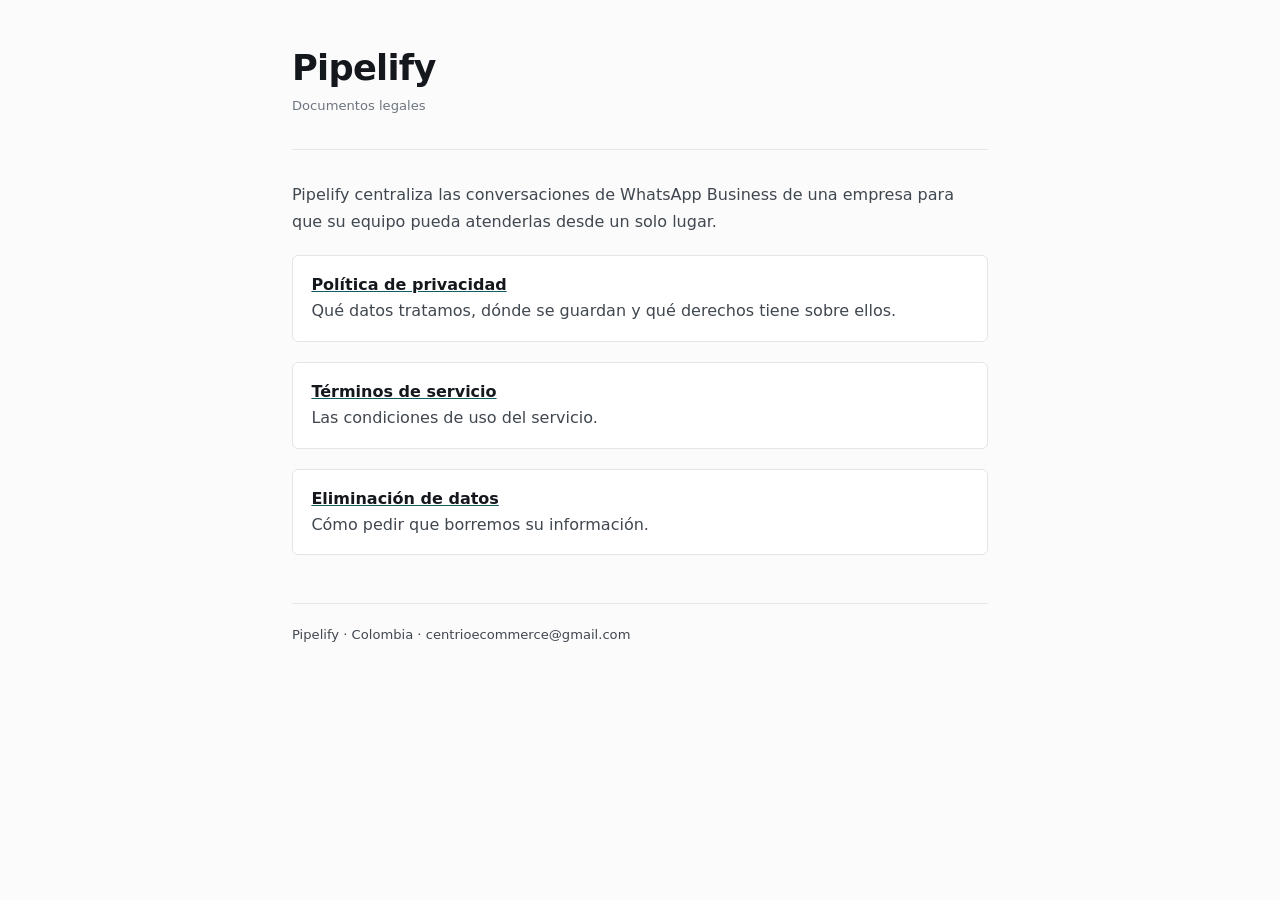
<file: index.html>
<!doctype html>
<html lang="es">
<head>
<meta charset="utf-8">
<meta name="viewport" content="width=device-width, initial-scale=1">
<title>Pipelify — Documentos legales</title>
<link rel="stylesheet" href="/_estilo.css">
</head>
<body>
<div class="wrap">
<header>
  <h1>Pipelify</h1>
  <p class="meta">Documentos legales</p>
</header>
<p>
  Pipelify centraliza las conversaciones de WhatsApp Business de una empresa para que su equipo
  pueda atenderlas desde un solo lugar.
</p>
<div class="box">
  <p><a href="/privacidad.html"><strong>Política de privacidad</strong></a><br>
     Qué datos tratamos, dónde se guardan y qué derechos tiene sobre ellos.</p>
</div>
<div class="box">
  <p><a href="/terminos.html"><strong>Términos de servicio</strong></a><br>
     Las condiciones de uso del servicio.</p>
</div>
<div class="box">
  <p><a href="/eliminacion-datos.html"><strong>Eliminación de datos</strong></a><br>
     Cómo pedir que borremos su información.</p>
</div>
<footer>
  <p>Pipelify · Colombia · centrioecommerce@gmail.com</p>
</footer>
</div>
</body>
</html>
</file>
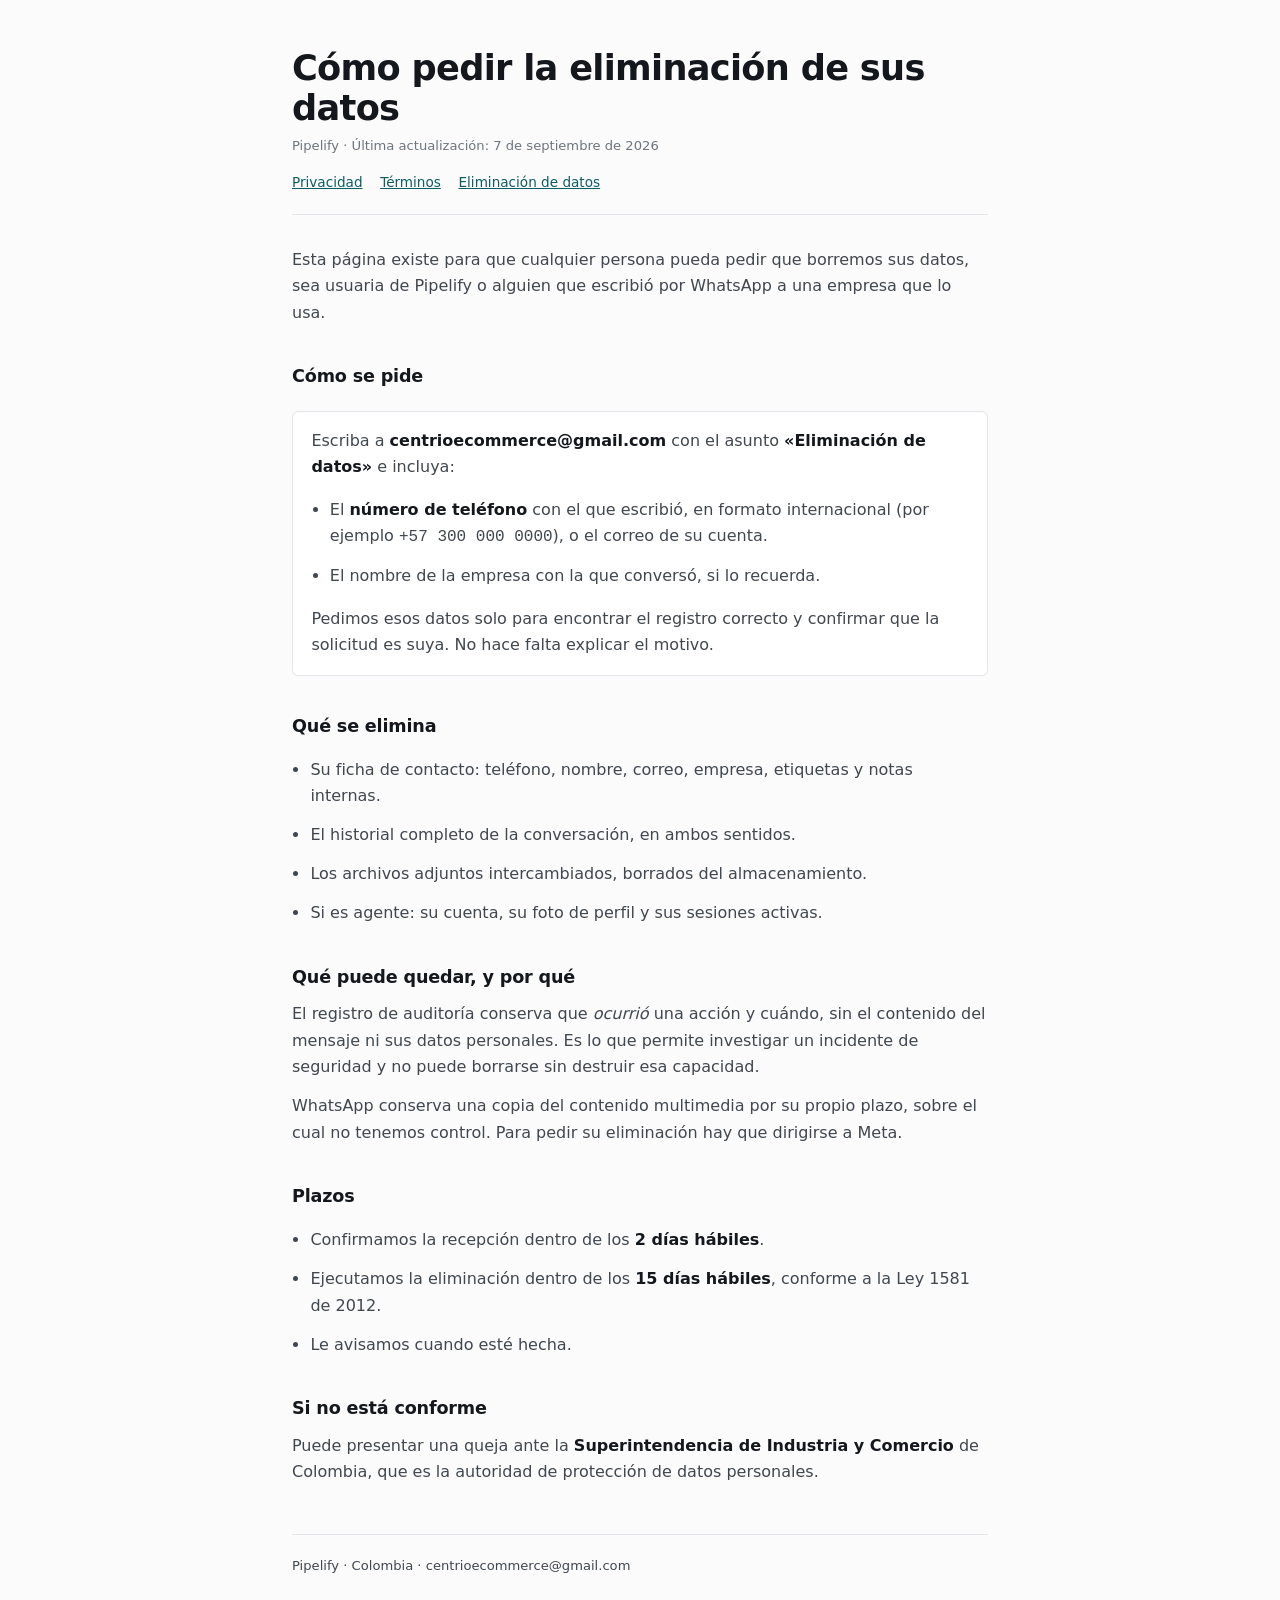
<file: eliminacion-datos.html>
<!doctype html>
<html lang="es">
<head>
<meta charset="utf-8">
<meta name="viewport" content="width=device-width, initial-scale=1">
<title>Eliminación de datos — Pipelify</title>
<link rel="stylesheet" href="/_estilo.css">
</head>
<body>
<div class="wrap">
<header>
  <h1>Cómo pedir la eliminación de sus datos</h1>
  <p class="meta">Pipelify · Última actualización: 7 de septiembre de 2026</p>
  <nav>
    <a href="/privacidad.html">Privacidad</a>
    <a href="/terminos.html">Términos</a>
    <a href="/eliminacion-datos.html">Eliminación de datos</a>
  </nav>
</header>

<p>
  Esta página existe para que cualquier persona pueda pedir que borremos sus datos, sea usuaria de
  Pipelify o alguien que escribió por WhatsApp a una empresa que lo usa.
</p>

<h2>Cómo se pide</h2>
<div class="box">
  <p>
    Escriba a <strong>centrioecommerce@gmail.com</strong> con el asunto <strong>«Eliminación de datos»</strong>
    e incluya:
  </p>
  <ul>
    <li>El <strong>número de teléfono</strong> con el que escribió, en formato internacional
        (por ejemplo <code>+57 300 000 0000</code>), o el correo de su cuenta.</li>
    <li>El nombre de la empresa con la que conversó, si lo recuerda.</li>
  </ul>
  <p>
    Pedimos esos datos solo para encontrar el registro correcto y confirmar que la solicitud es
    suya. No hace falta explicar el motivo.
  </p>
</div>

<h2>Qué se elimina</h2>
<ul>
  <li>Su ficha de contacto: teléfono, nombre, correo, empresa, etiquetas y notas internas.</li>
  <li>El historial completo de la conversación, en ambos sentidos.</li>
  <li>Los archivos adjuntos intercambiados, borrados del almacenamiento.</li>
  <li>Si es agente: su cuenta, su foto de perfil y sus sesiones activas.</li>
</ul>

<h2>Qué puede quedar, y por qué</h2>
<p>
  El registro de auditoría conserva que <em>ocurrió</em> una acción y cuándo, sin el contenido del
  mensaje ni sus datos personales. Es lo que permite investigar un incidente de seguridad y no
  puede borrarse sin destruir esa capacidad.
</p>
<p>
  WhatsApp conserva una copia del contenido multimedia por su propio plazo, sobre el cual no
  tenemos control. Para pedir su eliminación hay que dirigirse a Meta.
</p>

<h2>Plazos</h2>
<ul>
  <li>Confirmamos la recepción dentro de los <strong>2 días hábiles</strong>.</li>
  <li>Ejecutamos la eliminación dentro de los <strong>15 días hábiles</strong>, conforme a la
      Ley 1581 de 2012.</li>
  <li>Le avisamos cuando esté hecha.</li>
</ul>

<h2>Si no está conforme</h2>
<p>
  Puede presentar una queja ante la <strong>Superintendencia de Industria y Comercio</strong> de
  Colombia, que es la autoridad de protección de datos personales.
</p>

<footer>
  <p>Pipelify · Colombia · centrioecommerce@gmail.com</p>
</footer>
</div>
</body>
</html>
</file>
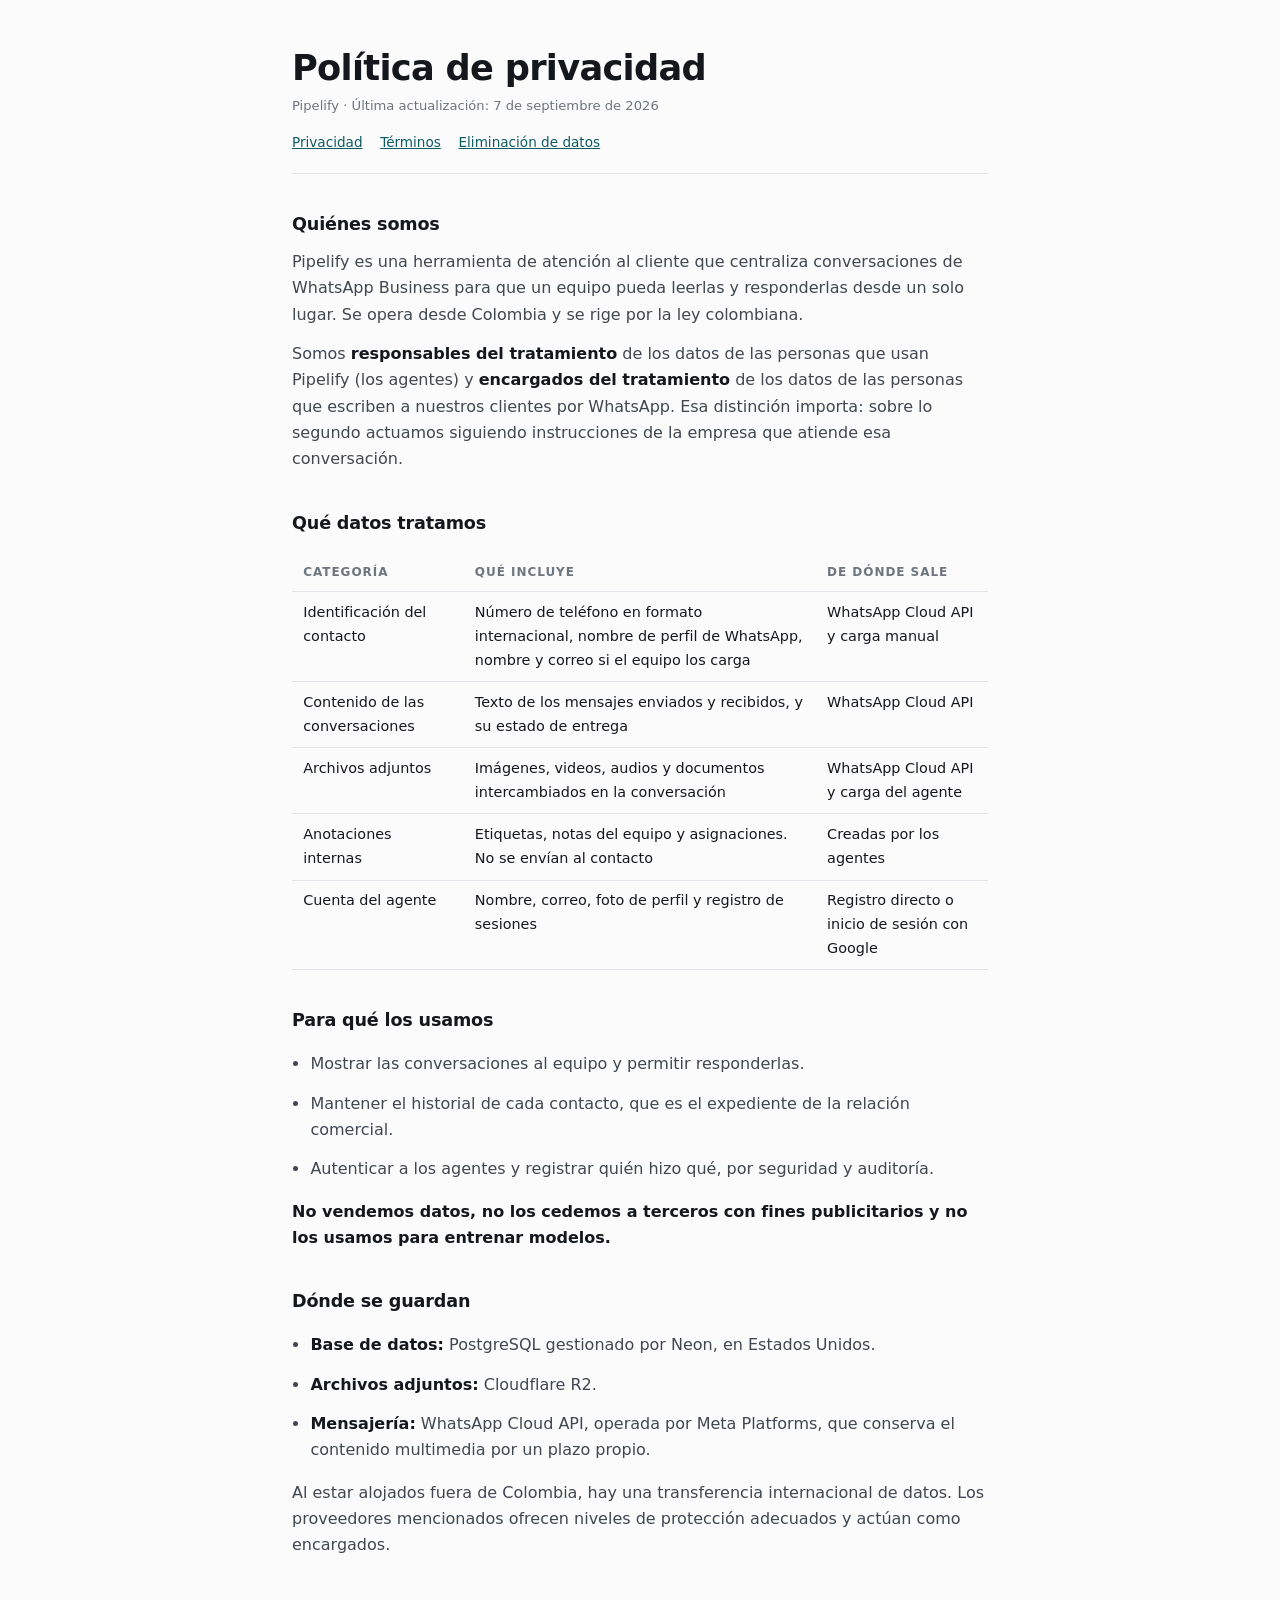
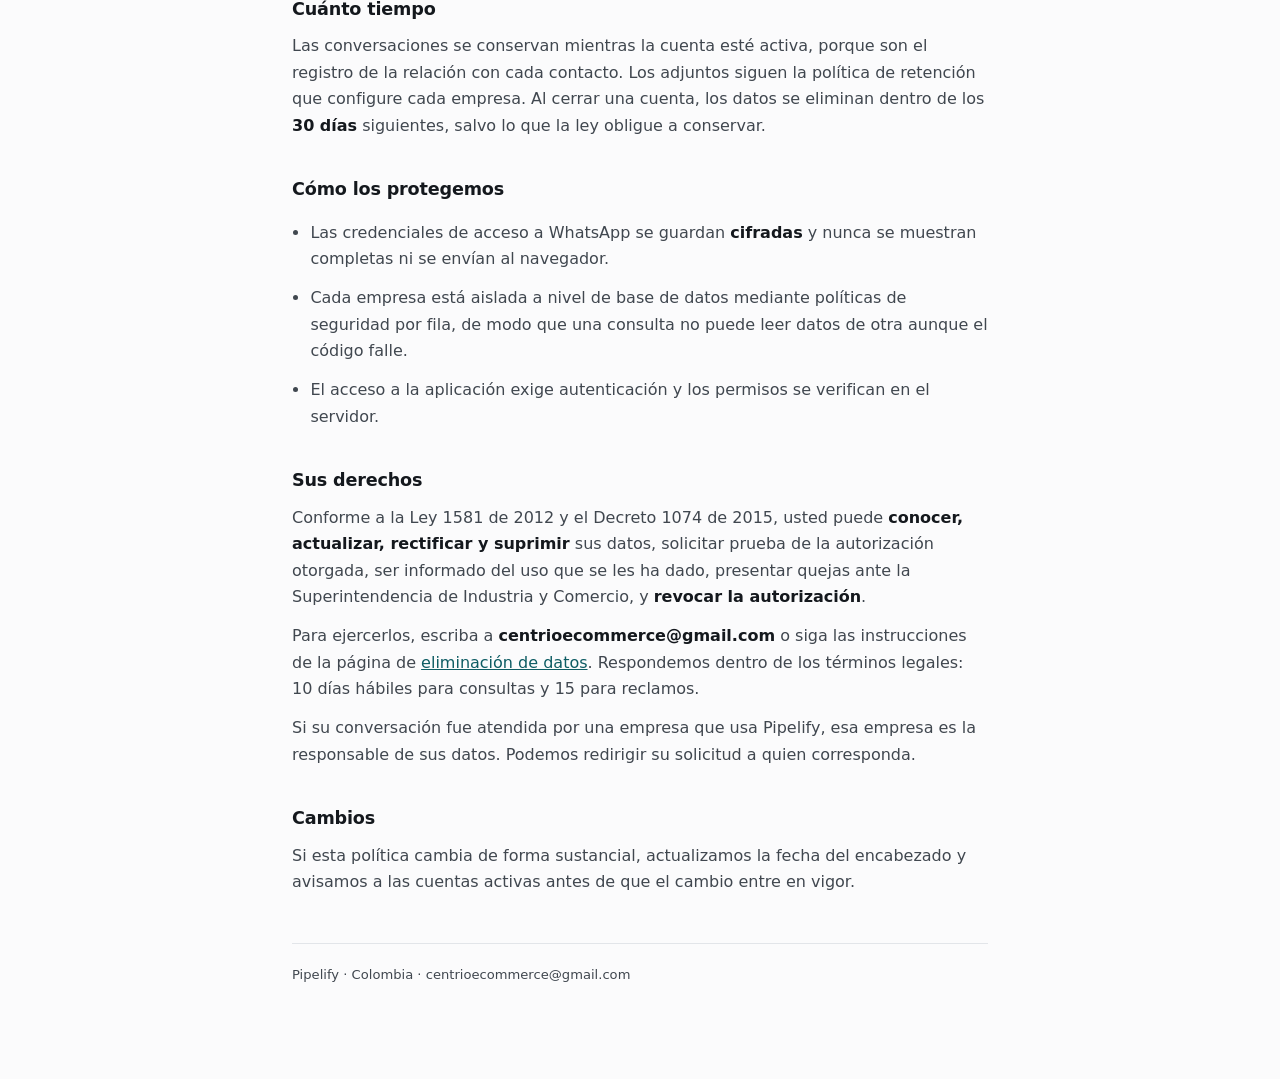
<file: privacidad.html>
<!doctype html>
<html lang="es">
<head>
<meta charset="utf-8">
<meta name="viewport" content="width=device-width, initial-scale=1">
<title>Política de privacidad — Pipelify</title>
<link rel="stylesheet" href="/_estilo.css">
</head>
<body>
<div class="wrap">
<header>
  <h1>Política de privacidad</h1>
  <p class="meta">Pipelify · Última actualización: 7 de septiembre de 2026</p>
  <nav>
    <a href="/privacidad.html">Privacidad</a>
    <a href="/terminos.html">Términos</a>
    <a href="/eliminacion-datos.html">Eliminación de datos</a>
  </nav>
</header>

<h2>Quiénes somos</h2>
<p>
  Pipelify es una herramienta de atención al cliente que centraliza conversaciones de WhatsApp
  Business para que un equipo pueda leerlas y responderlas desde un solo lugar. Se opera desde
  Colombia y se rige por la ley colombiana.
</p>
<p>
  Somos <strong>responsables del tratamiento</strong> de los datos de las personas que usan
  Pipelify (los agentes) y <strong>encargados del tratamiento</strong> de los datos de las personas
  que escriben a nuestros clientes por WhatsApp. Esa distinción importa: sobre lo segundo actuamos
  siguiendo instrucciones de la empresa que atiende esa conversación.
</p>

<h2>Qué datos tratamos</h2>
<table>
  <thead><tr><th>Categoría</th><th>Qué incluye</th><th>De dónde sale</th></tr></thead>
  <tbody>
    <tr>
      <td>Identificación del contacto</td>
      <td>Número de teléfono en formato internacional, nombre de perfil de WhatsApp, nombre y
          correo si el equipo los carga</td>
      <td>WhatsApp Cloud API y carga manual</td>
    </tr>
    <tr>
      <td>Contenido de las conversaciones</td>
      <td>Texto de los mensajes enviados y recibidos, y su estado de entrega</td>
      <td>WhatsApp Cloud API</td>
    </tr>
    <tr>
      <td>Archivos adjuntos</td>
      <td>Imágenes, videos, audios y documentos intercambiados en la conversación</td>
      <td>WhatsApp Cloud API y carga del agente</td>
    </tr>
    <tr>
      <td>Anotaciones internas</td>
      <td>Etiquetas, notas del equipo y asignaciones. No se envían al contacto</td>
      <td>Creadas por los agentes</td>
    </tr>
    <tr>
      <td>Cuenta del agente</td>
      <td>Nombre, correo, foto de perfil y registro de sesiones</td>
      <td>Registro directo o inicio de sesión con Google</td>
    </tr>
  </tbody>
</table>

<h2>Para qué los usamos</h2>
<ul>
  <li>Mostrar las conversaciones al equipo y permitir responderlas.</li>
  <li>Mantener el historial de cada contacto, que es el expediente de la relación comercial.</li>
  <li>Autenticar a los agentes y registrar quién hizo qué, por seguridad y auditoría.</li>
</ul>
<p>
  <strong>No vendemos datos, no los cedemos a terceros con fines publicitarios y no los usamos
  para entrenar modelos.</strong>
</p>

<h2>Dónde se guardan</h2>
<ul>
  <li><strong>Base de datos:</strong> PostgreSQL gestionado por Neon, en Estados Unidos.</li>
  <li><strong>Archivos adjuntos:</strong> Cloudflare R2.</li>
  <li><strong>Mensajería:</strong> WhatsApp Cloud API, operada por Meta Platforms, que conserva
      el contenido multimedia por un plazo propio.</li>
</ul>
<p>
  Al estar alojados fuera de Colombia, hay una transferencia internacional de datos. Los
  proveedores mencionados ofrecen niveles de protección adecuados y actúan como encargados.
</p>

<h2>Cuánto tiempo</h2>
<p>
  Las conversaciones se conservan mientras la cuenta esté activa, porque son el registro de la
  relación con cada contacto. Los adjuntos siguen la política de retención que configure cada
  empresa. Al cerrar una cuenta, los datos se eliminan dentro de los <strong>30 días</strong>
  siguientes, salvo lo que la ley obligue a conservar.
</p>

<h2>Cómo los protegemos</h2>
<ul>
  <li>Las credenciales de acceso a WhatsApp se guardan <strong>cifradas</strong> y nunca se
      muestran completas ni se envían al navegador.</li>
  <li>Cada empresa está aislada a nivel de base de datos mediante políticas de seguridad por fila,
      de modo que una consulta no puede leer datos de otra aunque el código falle.</li>
  <li>El acceso a la aplicación exige autenticación y los permisos se verifican en el servidor.</li>
</ul>

<h2>Sus derechos</h2>
<p>
  Conforme a la Ley 1581 de 2012 y el Decreto 1074 de 2015, usted puede <strong>conocer,
  actualizar, rectificar y suprimir</strong> sus datos, solicitar prueba de la autorización
  otorgada, ser informado del uso que se les ha dado, presentar quejas ante la Superintendencia de
  Industria y Comercio, y <strong>revocar la autorización</strong>.
</p>
<p>
  Para ejercerlos, escriba a <strong>centrioecommerce@gmail.com</strong> o siga las instrucciones de la página de
  <a href="/eliminacion-datos.html">eliminación de datos</a>. Respondemos dentro de los términos
  legales: 10 días hábiles para consultas y 15 para reclamos.
</p>
<p>
  Si su conversación fue atendida por una empresa que usa Pipelify, esa empresa es la responsable
  de sus datos. Podemos redirigir su solicitud a quien corresponda.
</p>

<h2>Cambios</h2>
<p>
  Si esta política cambia de forma sustancial, actualizamos la fecha del encabezado y avisamos a
  las cuentas activas antes de que el cambio entre en vigor.
</p>

<footer>
  <p>Pipelify · Colombia · centrioecommerce@gmail.com</p>
</footer>
</div>
</body>
</html>
</file>
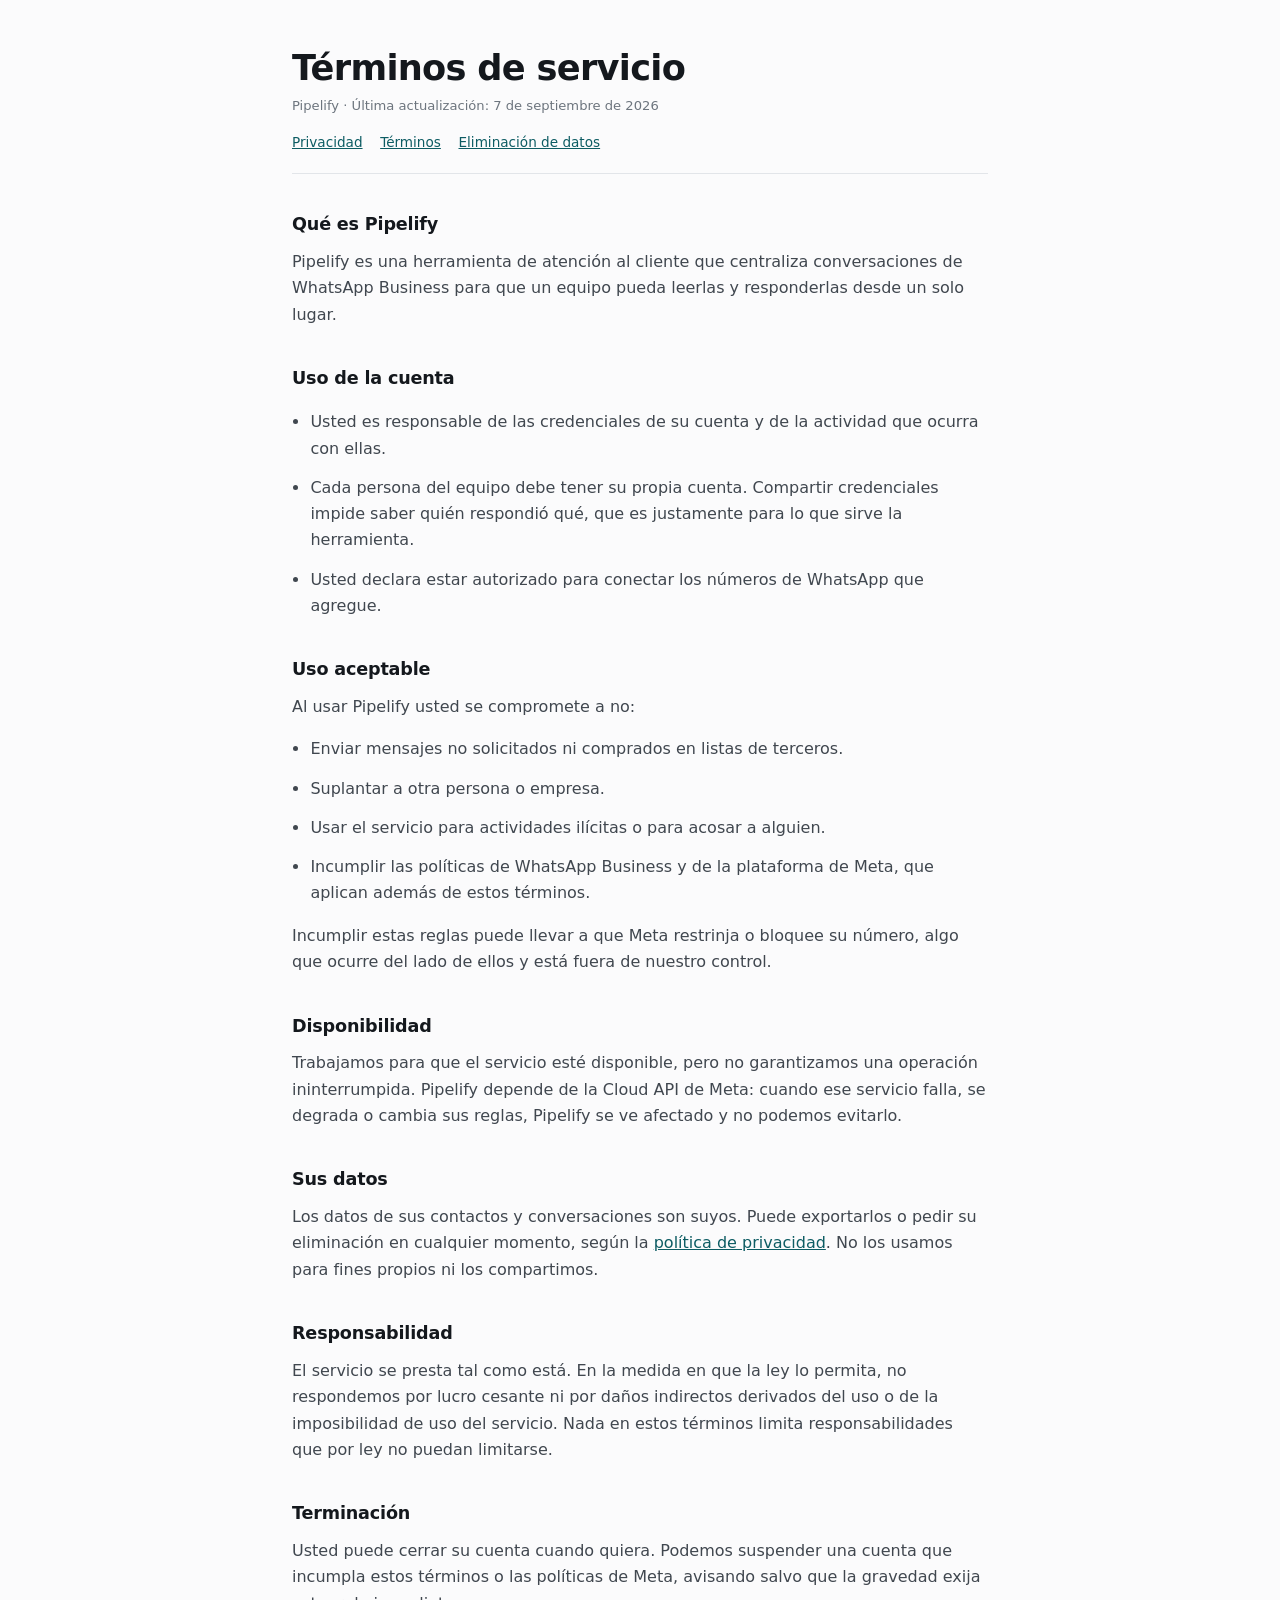
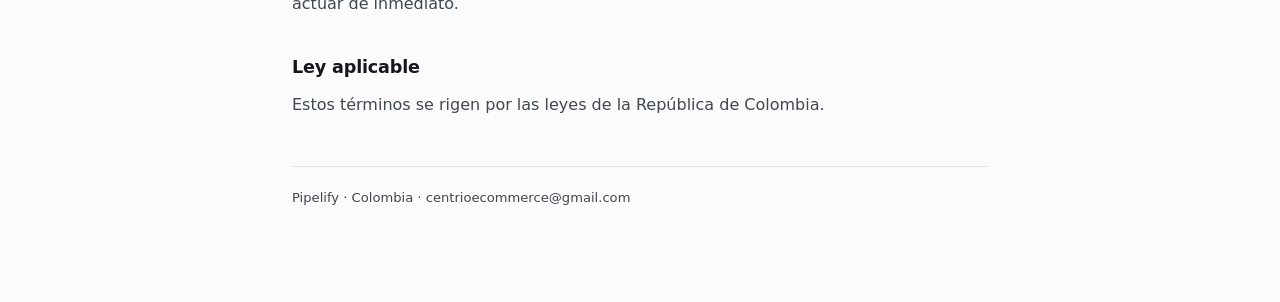
<file: terminos.html>
<!doctype html>
<html lang="es">
<head>
<meta charset="utf-8">
<meta name="viewport" content="width=device-width, initial-scale=1">
<title>Términos de servicio — Pipelify</title>
<link rel="stylesheet" href="/_estilo.css">
</head>
<body>
<div class="wrap">
<header>
  <h1>Términos de servicio</h1>
  <p class="meta">Pipelify · Última actualización: 7 de septiembre de 2026</p>
  <nav>
    <a href="/privacidad.html">Privacidad</a>
    <a href="/terminos.html">Términos</a>
    <a href="/eliminacion-datos.html">Eliminación de datos</a>
  </nav>
</header>

<h2>Qué es Pipelify</h2>
<p>
  Pipelify es una herramienta de atención al cliente que centraliza conversaciones de WhatsApp
  Business para que un equipo pueda leerlas y responderlas desde un solo lugar.
</p>

<h2>Uso de la cuenta</h2>
<ul>
  <li>Usted es responsable de las credenciales de su cuenta y de la actividad que ocurra con ellas.</li>
  <li>Cada persona del equipo debe tener su propia cuenta. Compartir credenciales impide saber
      quién respondió qué, que es justamente para lo que sirve la herramienta.</li>
  <li>Usted declara estar autorizado para conectar los números de WhatsApp que agregue.</li>
</ul>

<h2>Uso aceptable</h2>
<p>Al usar Pipelify usted se compromete a no:</p>
<ul>
  <li>Enviar mensajes no solicitados ni comprados en listas de terceros.</li>
  <li>Suplantar a otra persona o empresa.</li>
  <li>Usar el servicio para actividades ilícitas o para acosar a alguien.</li>
  <li>Incumplir las políticas de WhatsApp Business y de la plataforma de Meta, que aplican
      además de estos términos.</li>
</ul>
<p>
  Incumplir estas reglas puede llevar a que Meta restrinja o bloquee su número, algo que ocurre
  del lado de ellos y está fuera de nuestro control.
</p>

<h2>Disponibilidad</h2>
<p>
  Trabajamos para que el servicio esté disponible, pero no garantizamos una operación
  ininterrumpida. Pipelify depende de la Cloud API de Meta: cuando ese servicio falla, se
  degrada o cambia sus reglas, Pipelify se ve afectado y no podemos evitarlo.
</p>

<h2>Sus datos</h2>
<p>
  Los datos de sus contactos y conversaciones son suyos. Puede exportarlos o pedir su eliminación
  en cualquier momento, según la <a href="/privacidad.html">política de privacidad</a>. No los
  usamos para fines propios ni los compartimos.
</p>

<h2>Responsabilidad</h2>
<p>
  El servicio se presta tal como está. En la medida en que la ley lo permita, no respondemos por
  lucro cesante ni por daños indirectos derivados del uso o de la imposibilidad de uso del
  servicio. Nada en estos términos limita responsabilidades que por ley no puedan limitarse.
</p>

<h2>Terminación</h2>
<p>
  Usted puede cerrar su cuenta cuando quiera. Podemos suspender una cuenta que incumpla estos
  términos o las políticas de Meta, avisando salvo que la gravedad exija actuar de inmediato.
</p>

<h2>Ley aplicable</h2>
<p>
  Estos términos se rigen por las leyes de la República de Colombia.
</p>

<footer>
  <p>Pipelify · Colombia · centrioecommerce@gmail.com</p>
</footer>
</div>
</body>
</html>
</file>
<file: _estilo.css>
/* Hoja compartida por las tres páginas. Se copia en cada una al publicar:
   Cloudflare Pages sirve estáticos y no hace falta build. */
:root {
  color-scheme: light dark;
  --paper: #fbfbfc; --ink: #14181d; --soft: #40474f; --muted: #6d757e;
  --rule: #e2e5e9; --accent: #0d5c63; --surface: #ffffff;
}
@media (prefers-color-scheme: dark) {
  :root { --paper:#0e1216; --ink:#eef1f4; --soft:#c2c9d1; --muted:#8a929b;
          --rule:#252c34; --accent:#56b8bf; --surface:#161b21; }
}
* { box-sizing: border-box; }
body {
  margin: 0; background: var(--paper); color: var(--ink);
  font: 16px/1.65 ui-sans-serif, system-ui, -apple-system, "Segoe UI", sans-serif;
  -webkit-font-smoothing: antialiased;
}
.wrap { max-width: 46rem; margin: 0 auto; padding: 3rem 1.25rem 5rem; }
header { border-bottom: 1px solid var(--rule); padding-bottom: 1.25rem; margin-bottom: 2rem; }
h1 { font-size: clamp(1.6rem,4vw,2.2rem); line-height:1.15; margin:0 0 .4rem; letter-spacing:-.02em; }
h2 { font-size: 1.1rem; margin: 2.25rem 0 .6rem; letter-spacing:-.01em; }
p, li { color: var(--soft); margin: 0 0 .8rem; }
ul { padding-left: 1.15rem; }
strong { color: var(--ink); }
.meta { font-size: .82rem; color: var(--muted); }
nav { display:flex; flex-wrap:wrap; gap:.4rem 1.1rem; font-size:.85rem; margin-top:.9rem; }
nav a { color: var(--accent); }
a { color: var(--accent); }
.box {
  background: var(--surface); border:1px solid var(--rule); border-radius:6px;
  padding: 1rem 1.15rem; margin: 1.25rem 0;
}
.box p:last-child { margin-bottom: 0; }
.todo { border-color:#b8860b; background: color-mix(in oklab, #b8860b 8%, transparent); }
footer { border-top:1px solid var(--rule); margin-top:3rem; padding-top:1.25rem; font-size:.82rem; color:var(--muted); }
table { border-collapse: collapse; width:100%; font-size:.9rem; margin:1rem 0; }
th, td { text-align:left; padding:.55rem .7rem; border-bottom:1px solid var(--rule); vertical-align:top; }
th { font-size:.75rem; text-transform:uppercase; letter-spacing:.08em; color:var(--muted); font-weight:600; }
</file>
